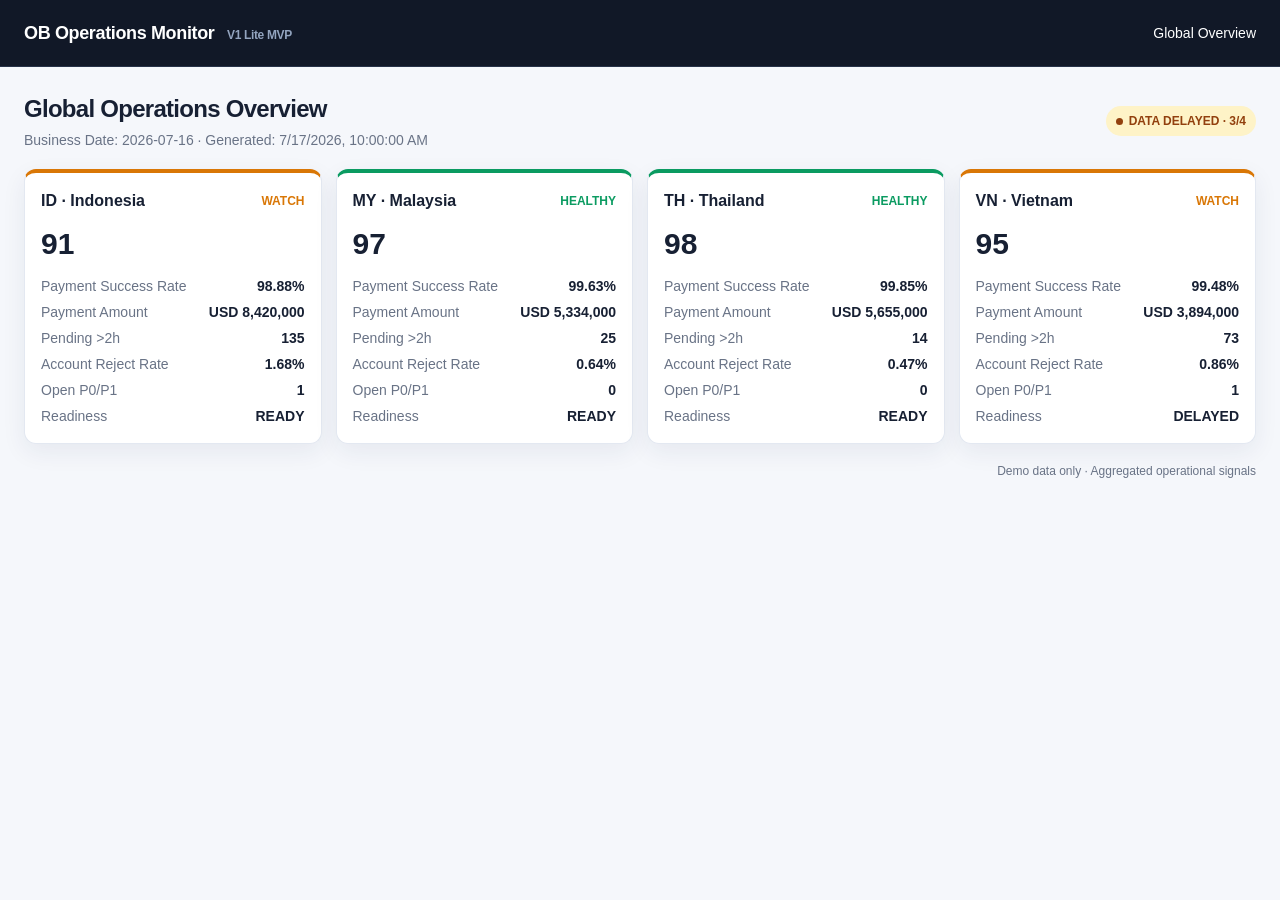
<file: prototype/index.html>
<!doctype html>
<html lang="en">
<head>
  <meta charset="utf-8">
  <meta name="viewport" content="width=device-width, initial-scale=1">
  <title>Global Overview · OB Operations Monitor</title>
  <link rel="stylesheet" href="assets/styles.css">
  <script src="assets/global.js" defer></script>
</head>
<body>
  <header>
    <div class="nav">
      <div class="brand">OB Operations Monitor <small>V1 Lite MVP</small></div>
      <span>Global Overview</span>
    </div>
  </header>

  <main>
    <section class="statusbar" aria-labelledby="pageTitle">
      <div>
        <h1 id="pageTitle">Global Operations Overview</h1>
        <p class="subtitle" id="reportMetadata">T+1 regional payment and bank-account health</p>
      </div>
      <span class="badge" id="readinessSummary" role="status" aria-live="polite"><span class="dot"></span>LOADING DATA</span>
    </section>

    <p id="loadingState" role="status">Loading regional operations data…</p>
    <p id="errorState" class="panel panel-body down" role="alert" hidden>
      Regional data could not be loaded. Refresh the page to try again.
    </p>

    <nav aria-label="Region dashboards">
      <div class="regions" id="regionCards" aria-busy="true">
        <a class="card region" href="regions/id.html" aria-label="View Indonesia (ID) operations dashboard">
          <div class="region-head"><span class="region-name">ID</span><span class="health">LOADING</span></div>
          <div class="score">—</div>
          <div class="metric-line"><span>Payment Success Rate</span><strong>—</strong></div>
          <div class="metric-line"><span>Payment Amount</span><strong>—</strong></div>
          <div class="metric-line"><span>Pending >2h</span><strong>—</strong></div>
          <div class="metric-line"><span>Account Reject Rate</span><strong>—</strong></div>
          <div class="metric-line"><span>Open P0/P1</span><strong>—</strong></div>
          <div class="metric-line"><span>Readiness</span><strong>—</strong></div>
        </a>
        <a class="card region" href="regions/my.html" aria-label="View Malaysia (MY) operations dashboard">
          <div class="region-head"><span class="region-name">MY</span><span class="health">LOADING</span></div>
          <div class="score">—</div>
          <div class="metric-line"><span>Payment Success Rate</span><strong>—</strong></div>
          <div class="metric-line"><span>Payment Amount</span><strong>—</strong></div>
          <div class="metric-line"><span>Pending >2h</span><strong>—</strong></div>
          <div class="metric-line"><span>Account Reject Rate</span><strong>—</strong></div>
          <div class="metric-line"><span>Open P0/P1</span><strong>—</strong></div>
          <div class="metric-line"><span>Readiness</span><strong>—</strong></div>
        </a>
        <a class="card region" href="regions/th.html" aria-label="View Thailand (TH) operations dashboard">
          <div class="region-head"><span class="region-name">TH</span><span class="health">LOADING</span></div>
          <div class="score">—</div>
          <div class="metric-line"><span>Payment Success Rate</span><strong>—</strong></div>
          <div class="metric-line"><span>Payment Amount</span><strong>—</strong></div>
          <div class="metric-line"><span>Pending >2h</span><strong>—</strong></div>
          <div class="metric-line"><span>Account Reject Rate</span><strong>—</strong></div>
          <div class="metric-line"><span>Open P0/P1</span><strong>—</strong></div>
          <div class="metric-line"><span>Readiness</span><strong>—</strong></div>
        </a>
        <a class="card region" href="regions/vn.html" aria-label="View Vietnam (VN) operations dashboard">
          <div class="region-head"><span class="region-name">VN</span><span class="health">LOADING</span></div>
          <div class="score">—</div>
          <div class="metric-line"><span>Payment Success Rate</span><strong>—</strong></div>
          <div class="metric-line"><span>Payment Amount</span><strong>—</strong></div>
          <div class="metric-line"><span>Pending >2h</span><strong>—</strong></div>
          <div class="metric-line"><span>Account Reject Rate</span><strong>—</strong></div>
          <div class="metric-line"><span>Open P0/P1</span><strong>—</strong></div>
          <div class="metric-line"><span>Readiness</span><strong>—</strong></div>
        </a>
      </div>
    </nav>

    <p class="footnote">Demo data only · Aggregated operational signals</p>
  </main>
</body>
</html>
</file>
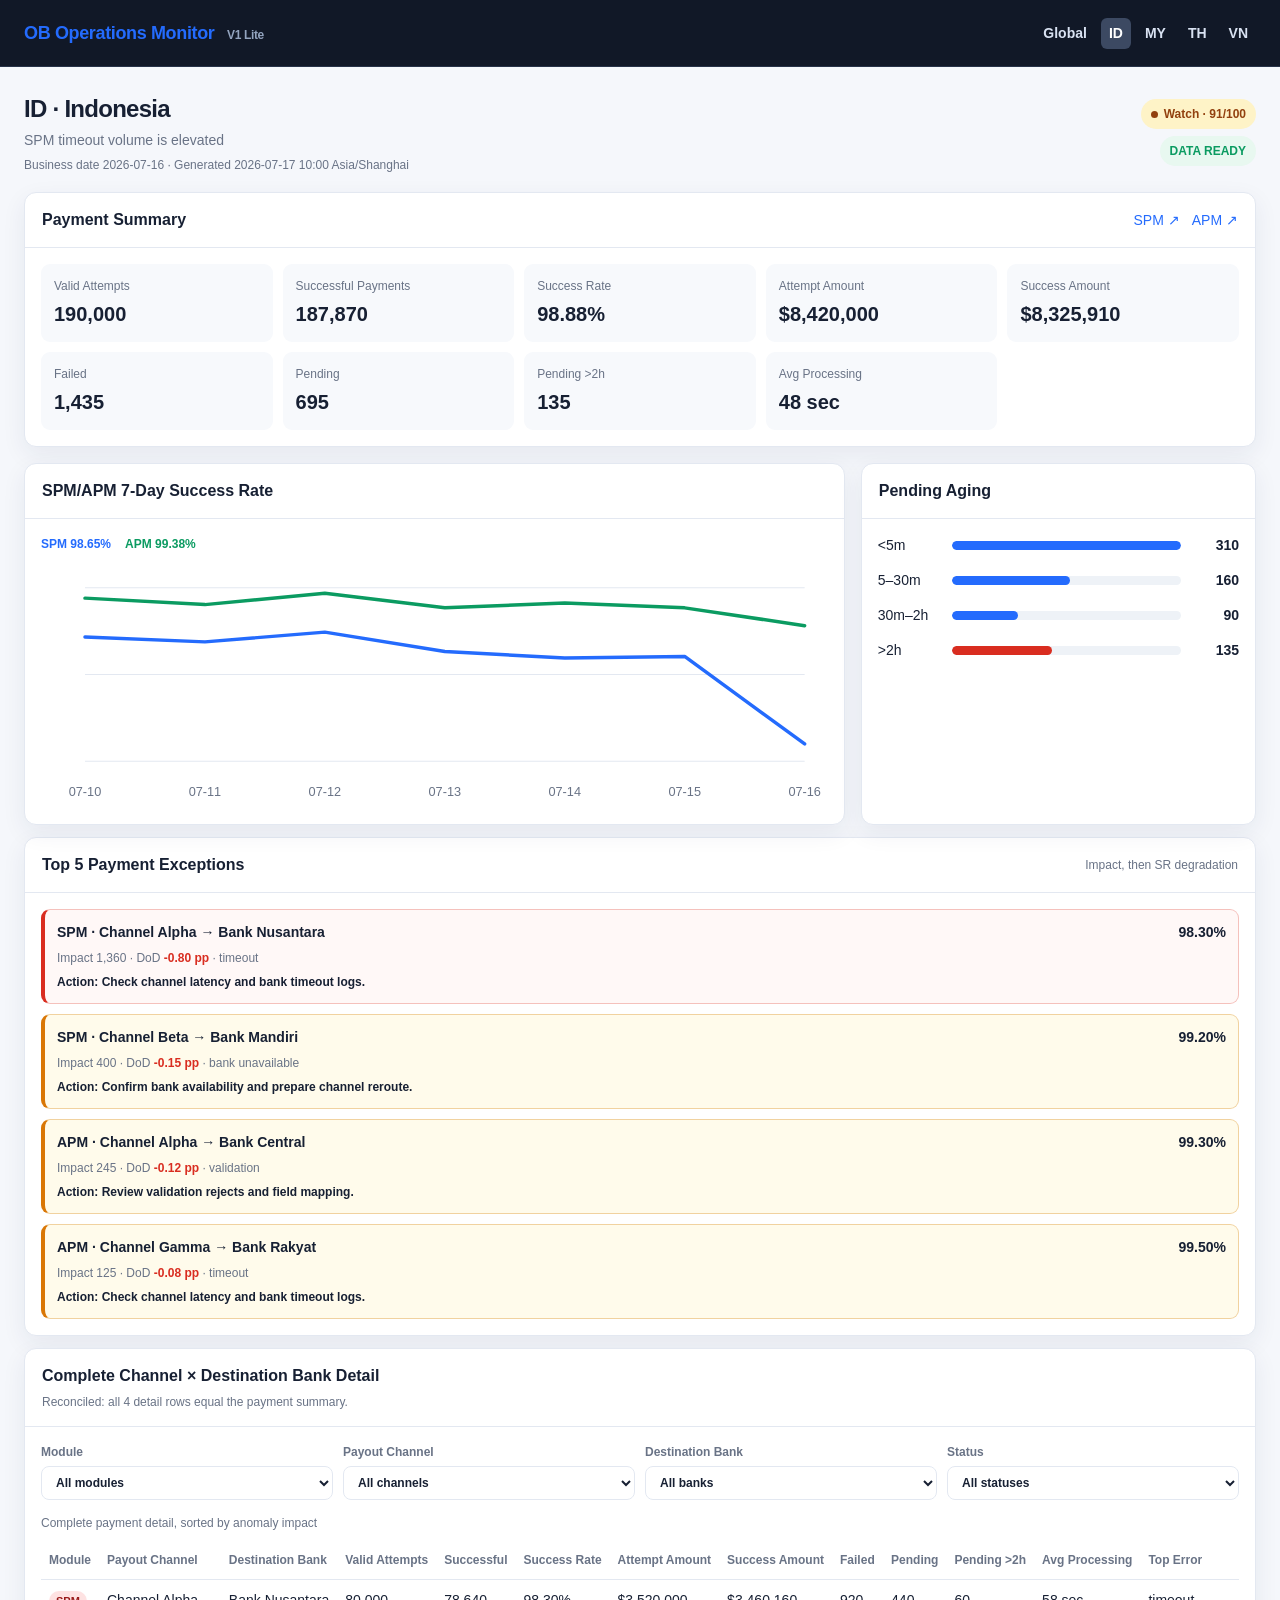
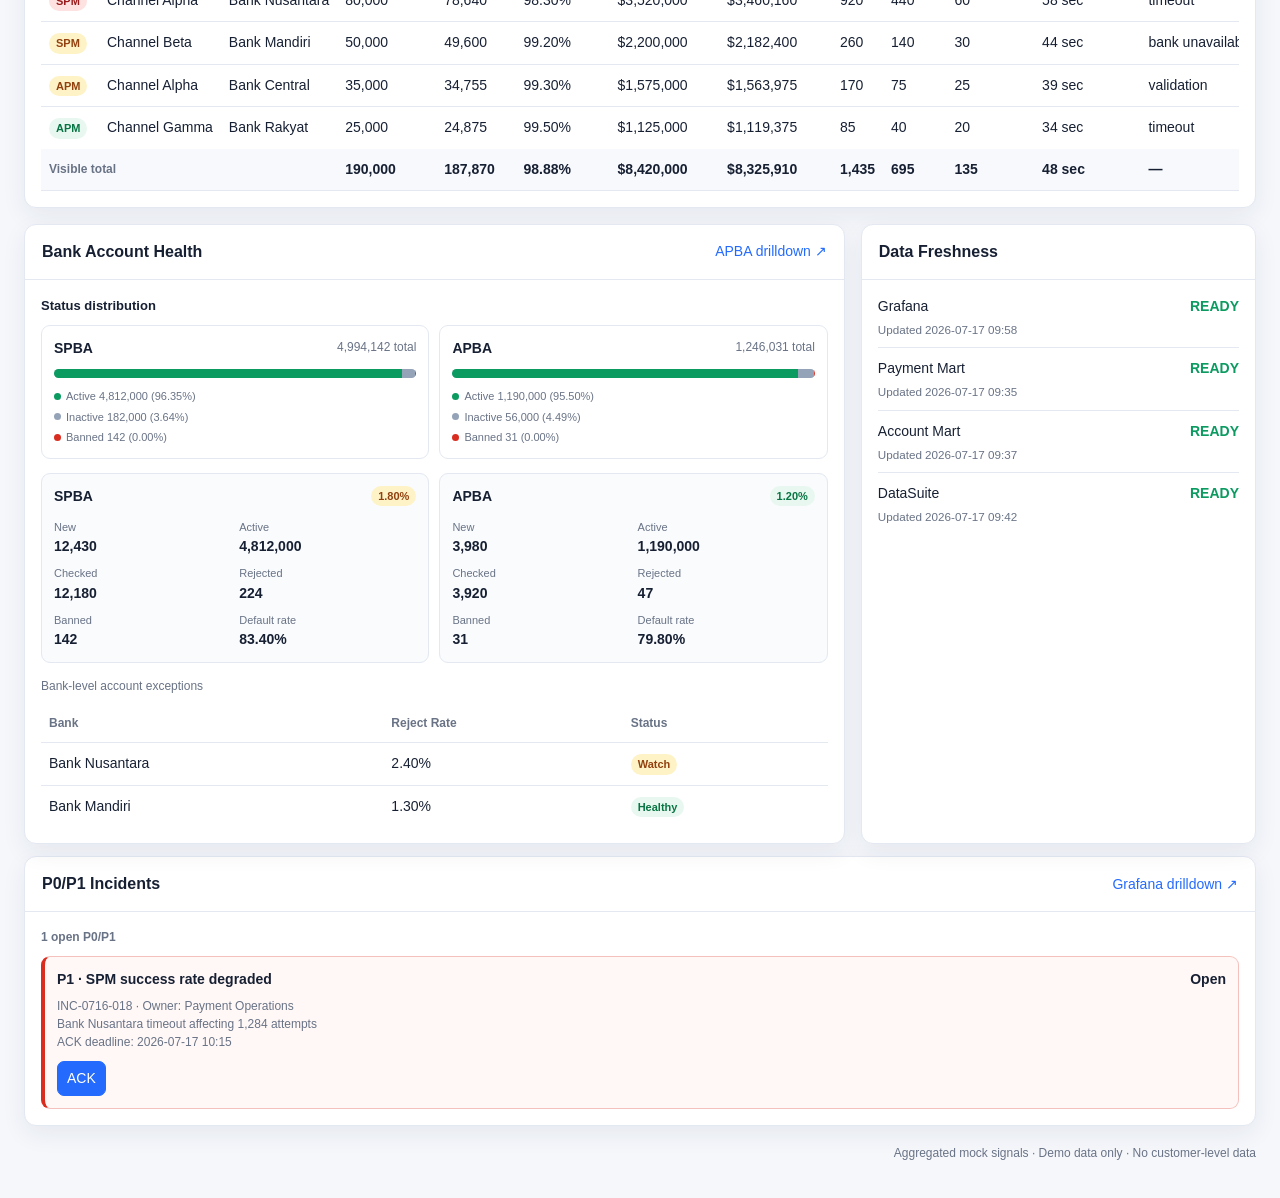
<file: prototype/regions/id.html>
<!doctype html>
<html lang="en">
<head>
  <meta charset="utf-8">
  <meta name="viewport" content="width=device-width, initial-scale=1">
  <title>ID · OB Operations Monitor</title>
  <link rel="stylesheet" href="../assets/styles.css">
  <script src="../assets/region.js" defer></script>
</head>
<body data-region="ID">
  <header><nav class="nav" aria-label="Region navigation"><a class="brand" href="../index.html">OB Operations Monitor <small>V1 Lite</small></a><div class="region-nav"><a href="../index.html">Global</a><a href="id.html" aria-current="page">ID</a><a href="my.html">MY</a><a href="th.html">TH</a><a href="vn.html">VN</a></div></nav></header>
  <main>
    <div class="statusbar"><div><h1 id="regionTitle">ID Dashboard</h1><p class="subtitle" id="regionSubtitle">Loading regional operations signals…</p><p class="report-meta" id="reportMetadata"></p></div><div class="status-stack"><span id="healthBadge" class="badge">Loading</span><span id="readinessBadge" class="badge" role="status" aria-live="polite">DATA LOADING</span></div></div>
    <p id="loadingState" class="notice" role="status">Loading dashboard data…</p><p id="errorState" class="notice error" role="alert" hidden></p>

    <section class="panel" aria-labelledby="paymentHeading"><div class="panel-head"><h2 id="paymentHeading">Payment Summary</h2><div class="drilldowns"><a href="https://datasuite.shopee.io/diana2/chat/122545" target="_blank" rel="noreferrer">SPM ↗</a><a href="https://datasuite.shopee.io/diana2/chat/122545" target="_blank" rel="noreferrer">APM ↗</a></div></div><div class="panel-body"><div id="paymentSummary" class="kpis region-kpis"></div></div></section>

    <div class="grid"><section class="panel" aria-labelledby="trendHeading"><div class="panel-head"><h2 id="trendHeading">SPM/APM 7-Day Success Rate</h2></div><div class="panel-body"><div id="trend" class="trend"></div></div></section><section class="panel" aria-labelledby="agingHeading"><div class="panel-head"><h2 id="agingHeading">Pending Aging</h2></div><div class="panel-body"><div id="pendingAging" class="aging"></div></div></section></div>

    <section class="panel space-top" aria-labelledby="exceptionsHeading"><div class="panel-head"><h2 id="exceptionsHeading">Top 5 Payment Exceptions</h2><span class="muted">Impact, then SR degradation</span></div><div class="panel-body"><div id="exceptions" class="exceptions"></div></div></section>

    <section class="panel space-top" aria-labelledby="detailHeading"><div class="panel-head"><div><h2 id="detailHeading">Complete Channel × Destination Bank Detail</h2><p id="reconciliation" class="reconciliation" role="status" aria-live="polite"></p></div></div><div class="panel-body"><div class="filters" role="group" aria-label="Payment detail filters"><label class="filter">Module<select id="moduleFilter" disabled><option value="all">All modules</option></select></label><label class="filter">Payout Channel<select id="channelFilter" disabled><option value="all">All channels</option></select></label><label class="filter">Destination Bank<select id="bankFilter" disabled><option value="all">All banks</option></select></label><label class="filter">Status<select id="statusFilter" disabled><option value="all">All statuses</option><option value="healthy">Healthy</option><option value="watch">Watch</option><option value="critical">Critical</option></select></label></div><div class="table-wrap" id="paymentDetails" tabindex="0" aria-label="Scrollable complete payment detail table"><table><caption>Complete payment detail, sorted by anomaly impact</caption><thead><tr><th scope="col">Module</th><th scope="col">Payout Channel</th><th scope="col">Destination Bank</th><th scope="col">Valid Attempts</th><th scope="col">Successful</th><th scope="col">Success Rate</th><th scope="col">Attempt Amount</th><th scope="col">Success Amount</th><th scope="col">Failed</th><th scope="col">Pending</th><th scope="col">Pending &gt;2h</th><th scope="col">Avg Processing</th><th scope="col">Top Error</th><th scope="col">DoD SR Change</th></tr></thead><tbody id="paymentDetailsBody"></tbody><tfoot id="paymentDetailsTotals"></tfoot></table></div></div></section>

    <div class="grid"><section class="panel" aria-labelledby="accountHeading"><div class="panel-head"><h2 id="accountHeading">Bank Account Health</h2><a href="https://datasuite.shopee.io/diana2/chat/122545" target="_blank" rel="noreferrer">APBA drilldown ↗</a></div><div class="panel-body" id="accountHealth"></div></section><section class="panel" aria-labelledby="freshnessHeading"><div class="panel-head"><h2 id="freshnessHeading">Data Freshness</h2></div><div class="panel-body"><div id="freshness" class="freshness"></div></div></section></div>

    <section class="panel space-top" aria-labelledby="incidentHeading"><div class="panel-head"><h2 id="incidentHeading">P0/P1 Incidents</h2><a href="https://grafana.shopee.io/dashboards/f/jWl_-i3Sk/spm-outbound" target="_blank" rel="noreferrer">Grafana drilldown ↗</a></div><div class="panel-body" id="incidents"></div></section>
    <p class="footnote">Aggregated mock signals · Demo data only · No customer-level data</p>
  </main>
</body>
</html>
</file>
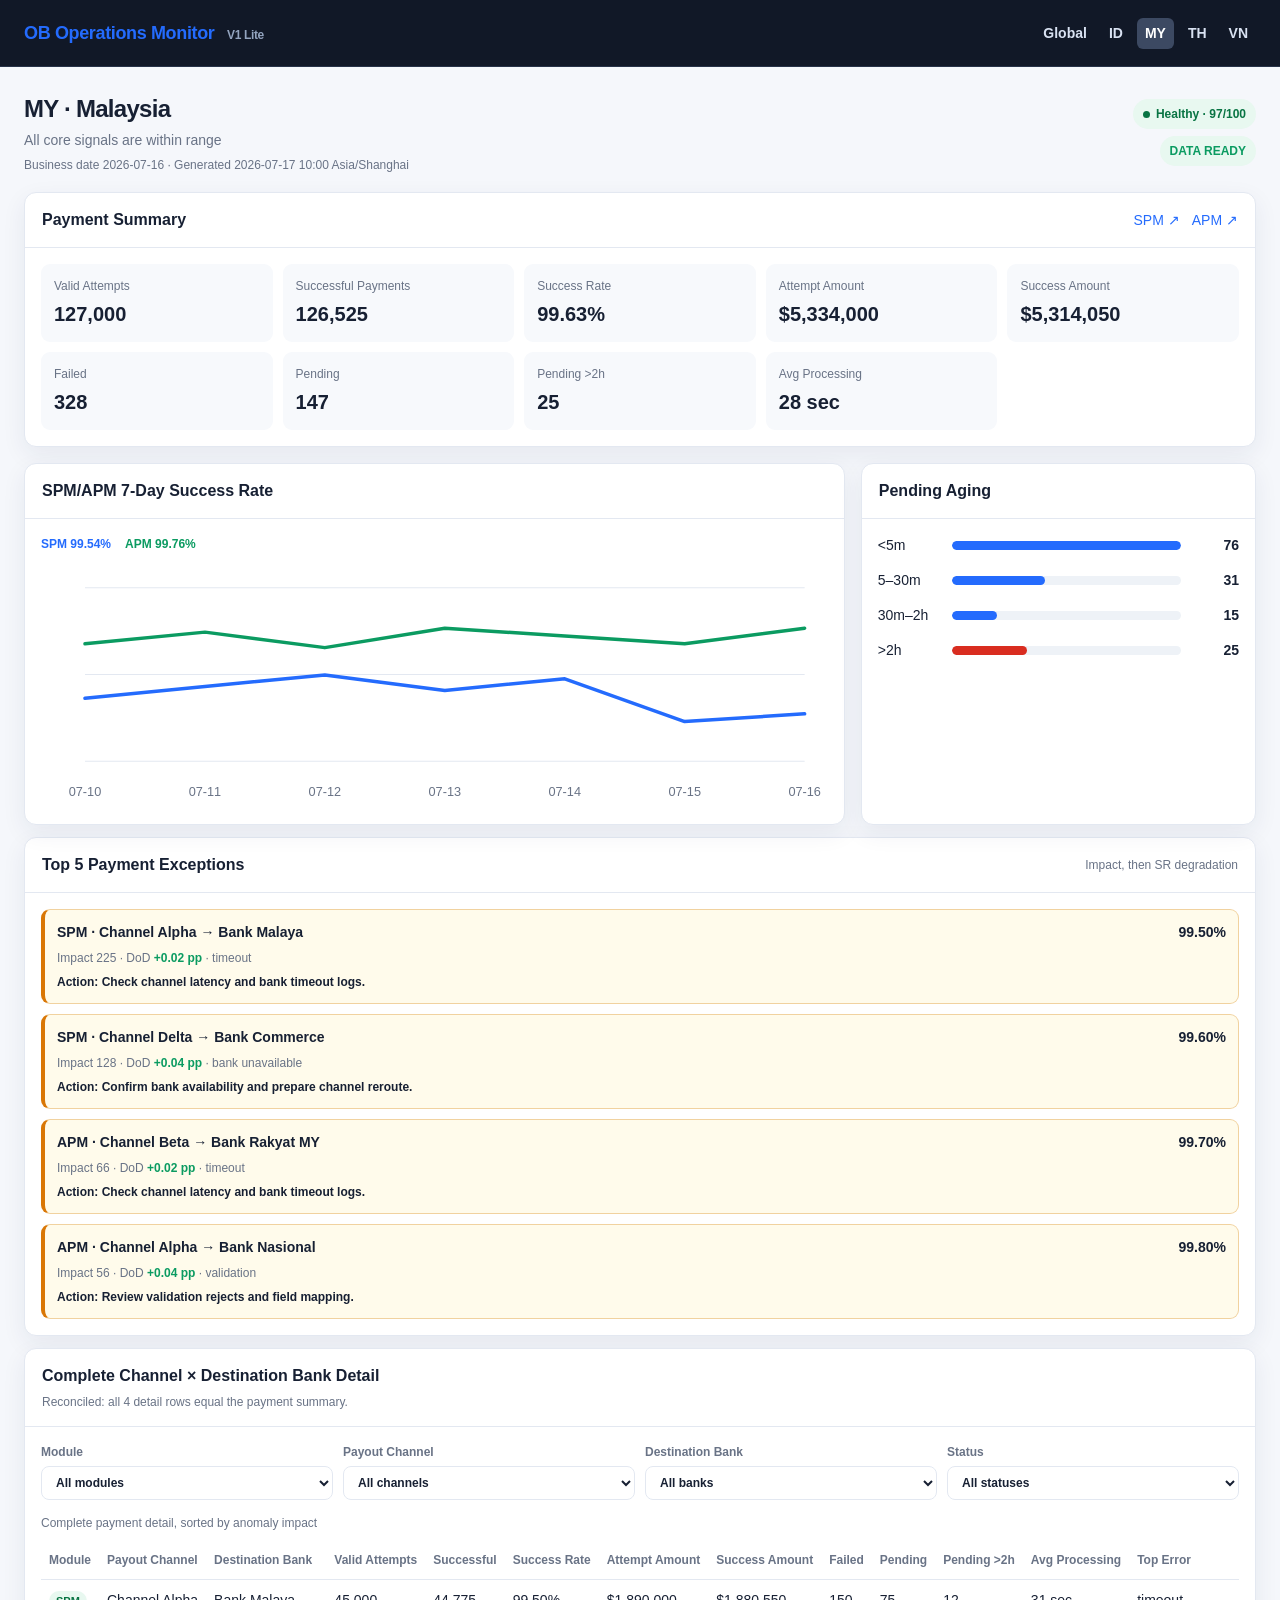
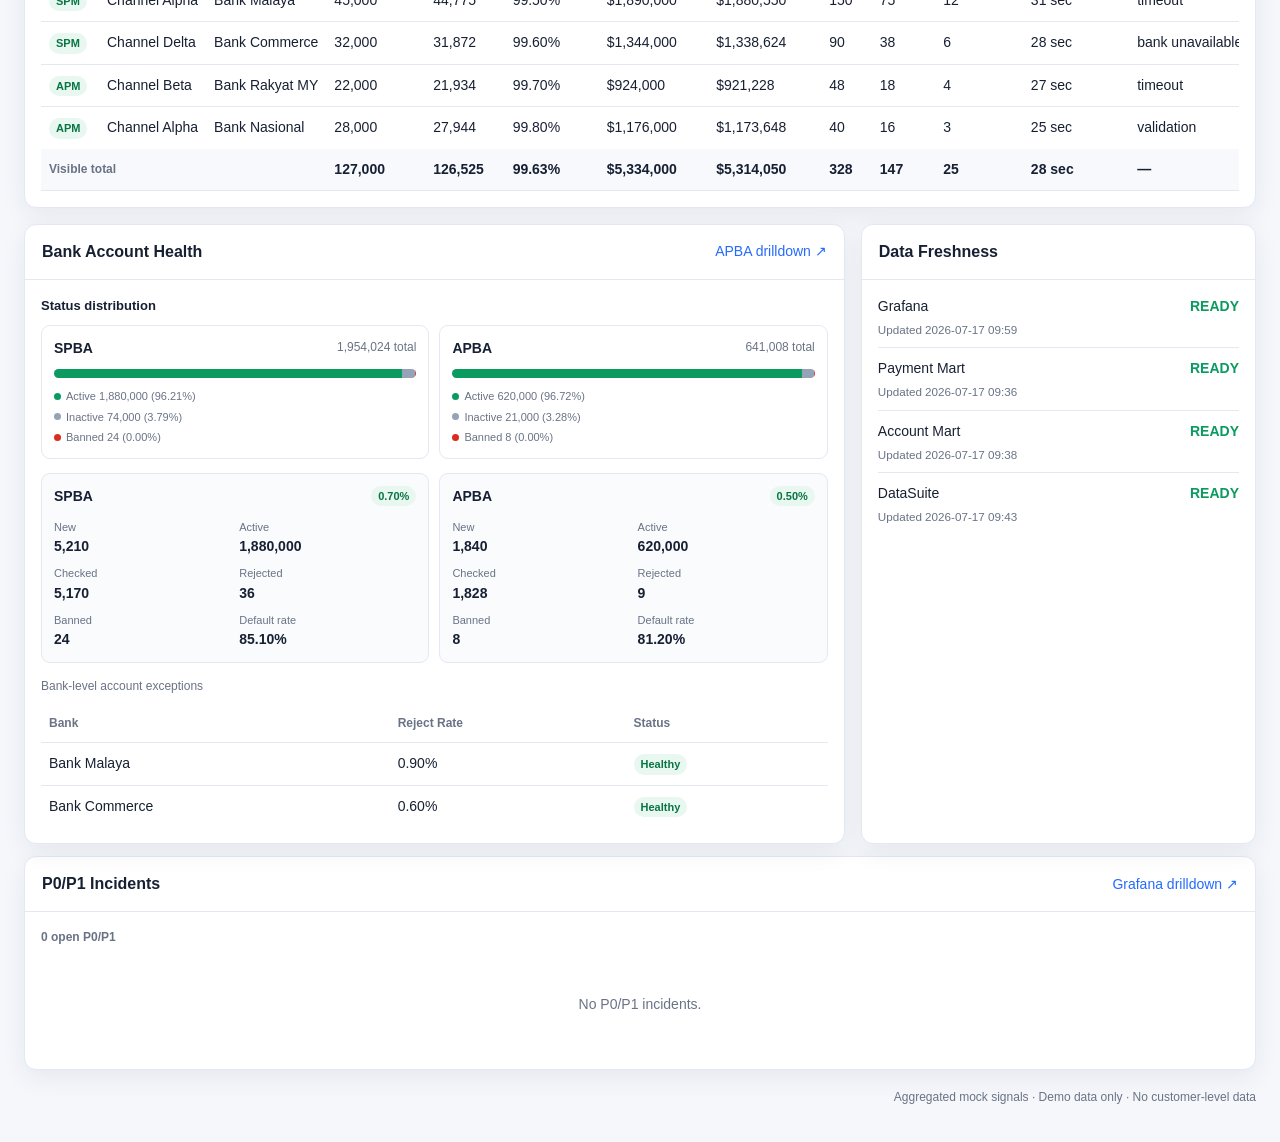
<file: prototype/regions/my.html>
<!doctype html>
<html lang="en">
<head>
  <meta charset="utf-8">
  <meta name="viewport" content="width=device-width, initial-scale=1">
  <title>MY · OB Operations Monitor</title>
  <link rel="stylesheet" href="../assets/styles.css">
  <script src="../assets/region.js" defer></script>
</head>
<body data-region="MY">
  <header><nav class="nav" aria-label="Region navigation"><a class="brand" href="../index.html">OB Operations Monitor <small>V1 Lite</small></a><div class="region-nav"><a href="../index.html">Global</a><a href="id.html">ID</a><a href="my.html" aria-current="page">MY</a><a href="th.html">TH</a><a href="vn.html">VN</a></div></nav></header>
  <main>
    <div class="statusbar"><div><h1 id="regionTitle">MY Dashboard</h1><p class="subtitle" id="regionSubtitle">Loading regional operations signals…</p><p class="report-meta" id="reportMetadata"></p></div><div class="status-stack"><span id="healthBadge" class="badge">Loading</span><span id="readinessBadge" class="badge" role="status" aria-live="polite">DATA LOADING</span></div></div>
    <p id="loadingState" class="notice" role="status">Loading dashboard data…</p><p id="errorState" class="notice error" role="alert" hidden></p>

    <section class="panel" aria-labelledby="paymentHeading"><div class="panel-head"><h2 id="paymentHeading">Payment Summary</h2><div class="drilldowns"><a href="https://datasuite.shopee.io/diana2/chat/122545" target="_blank" rel="noreferrer">SPM ↗</a><a href="https://datasuite.shopee.io/diana2/chat/122545" target="_blank" rel="noreferrer">APM ↗</a></div></div><div class="panel-body"><div id="paymentSummary" class="kpis region-kpis"></div></div></section>

    <div class="grid"><section class="panel" aria-labelledby="trendHeading"><div class="panel-head"><h2 id="trendHeading">SPM/APM 7-Day Success Rate</h2></div><div class="panel-body"><div id="trend" class="trend"></div></div></section><section class="panel" aria-labelledby="agingHeading"><div class="panel-head"><h2 id="agingHeading">Pending Aging</h2></div><div class="panel-body"><div id="pendingAging" class="aging"></div></div></section></div>

    <section class="panel space-top" aria-labelledby="exceptionsHeading"><div class="panel-head"><h2 id="exceptionsHeading">Top 5 Payment Exceptions</h2><span class="muted">Impact, then SR degradation</span></div><div class="panel-body"><div id="exceptions" class="exceptions"></div></div></section>

    <section class="panel space-top" aria-labelledby="detailHeading"><div class="panel-head"><div><h2 id="detailHeading">Complete Channel × Destination Bank Detail</h2><p id="reconciliation" class="reconciliation" role="status" aria-live="polite"></p></div></div><div class="panel-body"><div class="filters" role="group" aria-label="Payment detail filters"><label class="filter">Module<select id="moduleFilter" disabled><option value="all">All modules</option></select></label><label class="filter">Payout Channel<select id="channelFilter" disabled><option value="all">All channels</option></select></label><label class="filter">Destination Bank<select id="bankFilter" disabled><option value="all">All banks</option></select></label><label class="filter">Status<select id="statusFilter" disabled><option value="all">All statuses</option><option value="healthy">Healthy</option><option value="watch">Watch</option><option value="critical">Critical</option></select></label></div><div class="table-wrap" id="paymentDetails" tabindex="0" aria-label="Scrollable complete payment detail table"><table><caption>Complete payment detail, sorted by anomaly impact</caption><thead><tr><th scope="col">Module</th><th scope="col">Payout Channel</th><th scope="col">Destination Bank</th><th scope="col">Valid Attempts</th><th scope="col">Successful</th><th scope="col">Success Rate</th><th scope="col">Attempt Amount</th><th scope="col">Success Amount</th><th scope="col">Failed</th><th scope="col">Pending</th><th scope="col">Pending &gt;2h</th><th scope="col">Avg Processing</th><th scope="col">Top Error</th><th scope="col">DoD SR Change</th></tr></thead><tbody id="paymentDetailsBody"></tbody><tfoot id="paymentDetailsTotals"></tfoot></table></div></div></section>

    <div class="grid"><section class="panel" aria-labelledby="accountHeading"><div class="panel-head"><h2 id="accountHeading">Bank Account Health</h2><a href="https://datasuite.shopee.io/diana2/chat/122545" target="_blank" rel="noreferrer">APBA drilldown ↗</a></div><div class="panel-body" id="accountHealth"></div></section><section class="panel" aria-labelledby="freshnessHeading"><div class="panel-head"><h2 id="freshnessHeading">Data Freshness</h2></div><div class="panel-body"><div id="freshness" class="freshness"></div></div></section></div>

    <section class="panel space-top" aria-labelledby="incidentHeading"><div class="panel-head"><h2 id="incidentHeading">P0/P1 Incidents</h2><a href="https://grafana.shopee.io/dashboards/f/jWl_-i3Sk/spm-outbound" target="_blank" rel="noreferrer">Grafana drilldown ↗</a></div><div class="panel-body" id="incidents"></div></section>
    <p class="footnote">Aggregated mock signals · Demo data only · No customer-level data</p>
  </main>
</body>
</html>
</file>
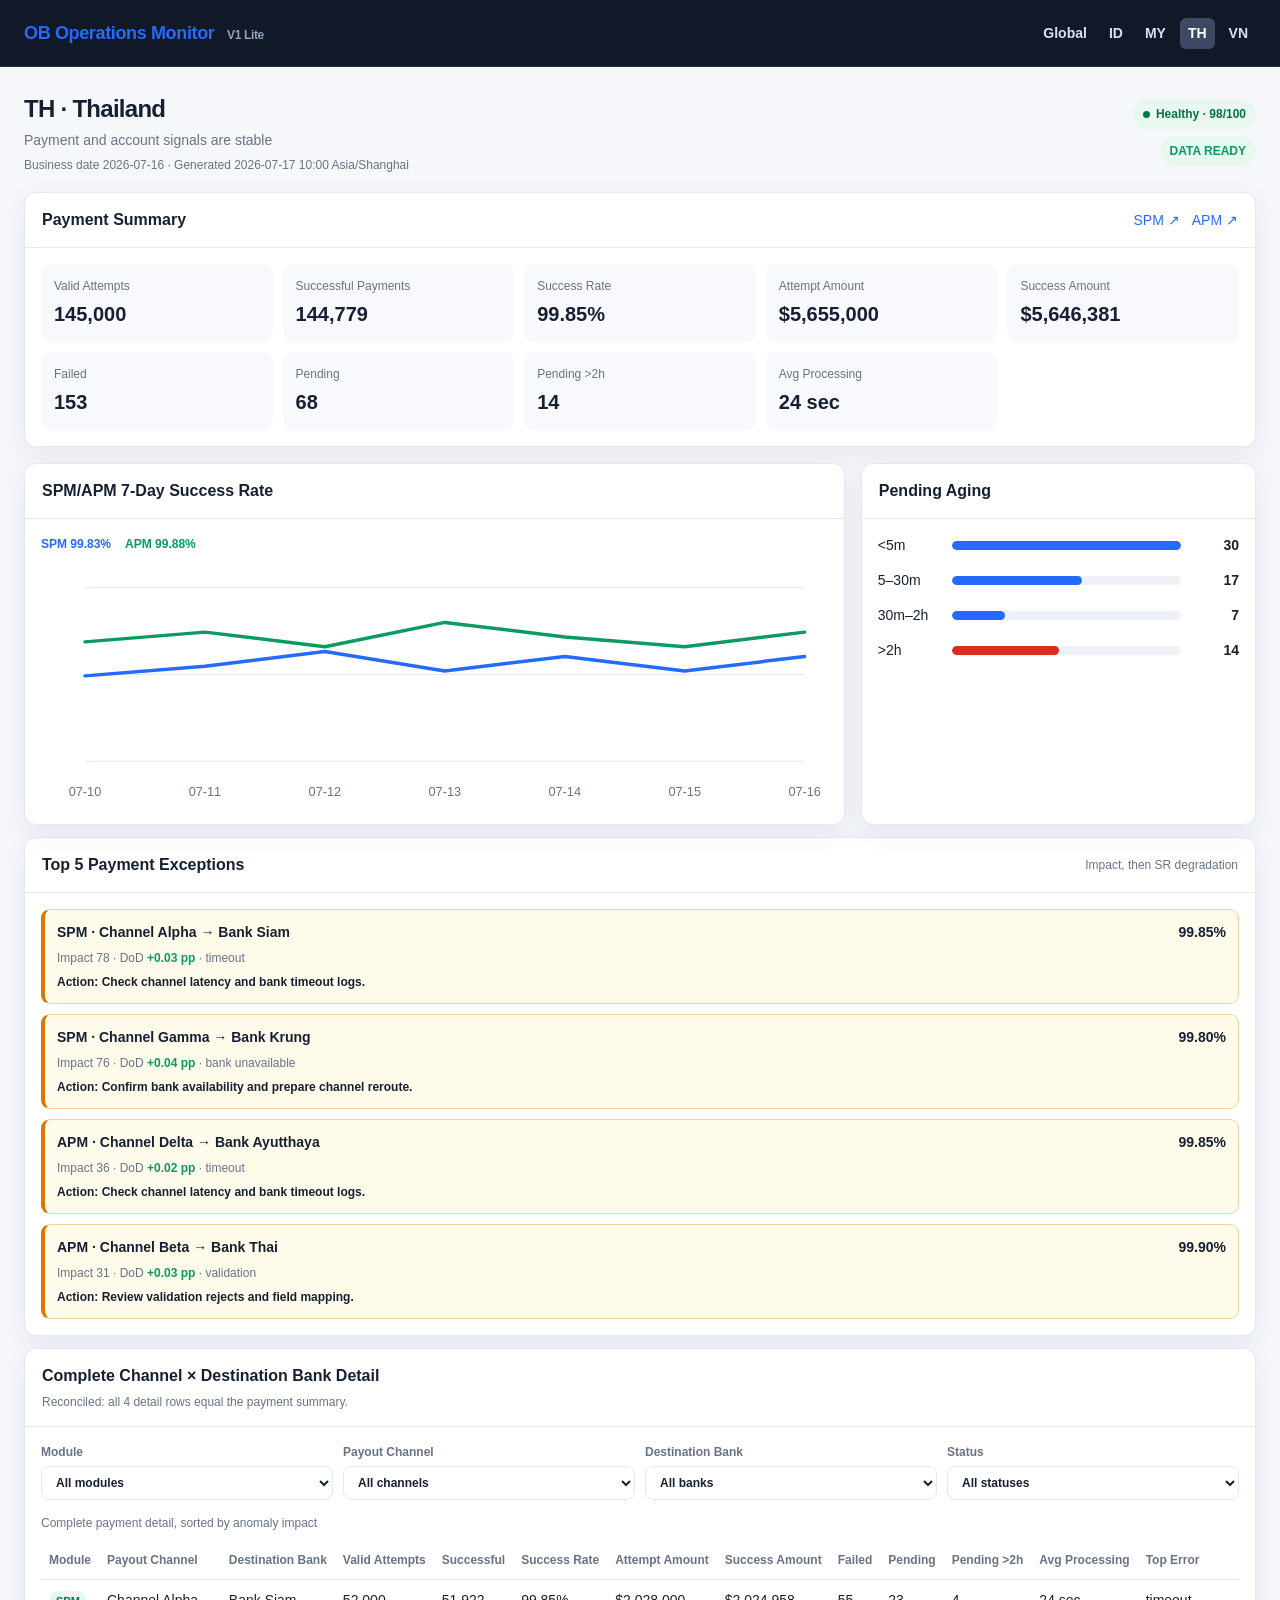
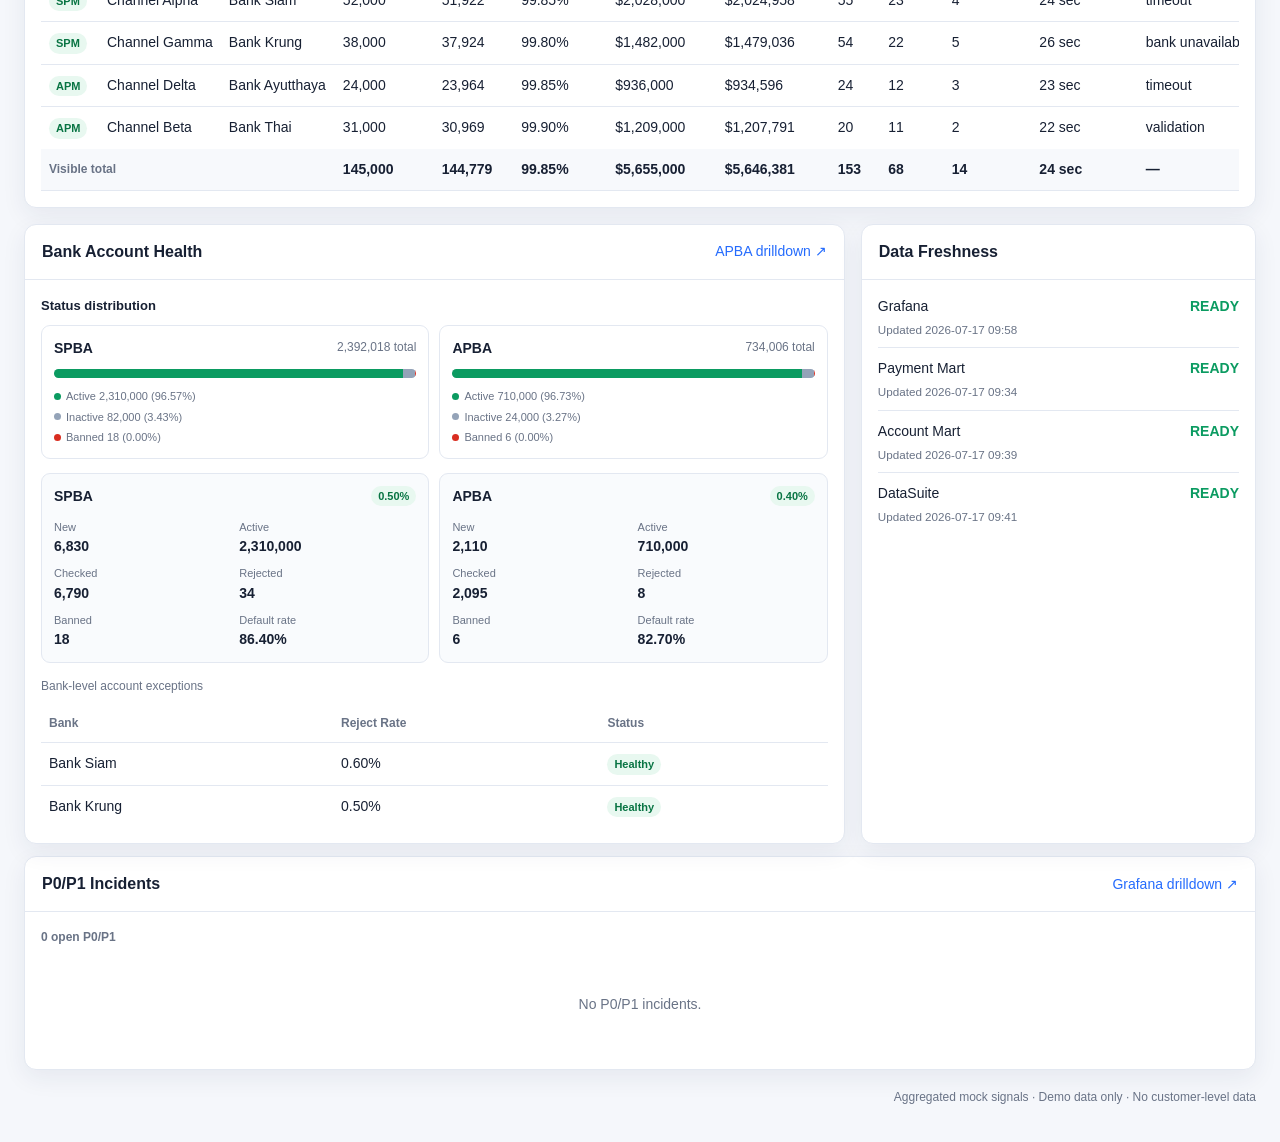
<file: prototype/regions/th.html>
<!doctype html>
<html lang="en">
<head>
  <meta charset="utf-8">
  <meta name="viewport" content="width=device-width, initial-scale=1">
  <title>TH · OB Operations Monitor</title>
  <link rel="stylesheet" href="../assets/styles.css">
  <script src="../assets/region.js" defer></script>
</head>
<body data-region="TH">
  <header><nav class="nav" aria-label="Region navigation"><a class="brand" href="../index.html">OB Operations Monitor <small>V1 Lite</small></a><div class="region-nav"><a href="../index.html">Global</a><a href="id.html">ID</a><a href="my.html">MY</a><a href="th.html" aria-current="page">TH</a><a href="vn.html">VN</a></div></nav></header>
  <main>
    <div class="statusbar"><div><h1 id="regionTitle">TH Dashboard</h1><p class="subtitle" id="regionSubtitle">Loading regional operations signals…</p><p class="report-meta" id="reportMetadata"></p></div><div class="status-stack"><span id="healthBadge" class="badge">Loading</span><span id="readinessBadge" class="badge" role="status" aria-live="polite">DATA LOADING</span></div></div>
    <p id="loadingState" class="notice" role="status">Loading dashboard data…</p><p id="errorState" class="notice error" role="alert" hidden></p>

    <section class="panel" aria-labelledby="paymentHeading"><div class="panel-head"><h2 id="paymentHeading">Payment Summary</h2><div class="drilldowns"><a href="https://datasuite.shopee.io/diana2/chat/122545" target="_blank" rel="noreferrer">SPM ↗</a><a href="https://datasuite.shopee.io/diana2/chat/122545" target="_blank" rel="noreferrer">APM ↗</a></div></div><div class="panel-body"><div id="paymentSummary" class="kpis region-kpis"></div></div></section>

    <div class="grid"><section class="panel" aria-labelledby="trendHeading"><div class="panel-head"><h2 id="trendHeading">SPM/APM 7-Day Success Rate</h2></div><div class="panel-body"><div id="trend" class="trend"></div></div></section><section class="panel" aria-labelledby="agingHeading"><div class="panel-head"><h2 id="agingHeading">Pending Aging</h2></div><div class="panel-body"><div id="pendingAging" class="aging"></div></div></section></div>

    <section class="panel space-top" aria-labelledby="exceptionsHeading"><div class="panel-head"><h2 id="exceptionsHeading">Top 5 Payment Exceptions</h2><span class="muted">Impact, then SR degradation</span></div><div class="panel-body"><div id="exceptions" class="exceptions"></div></div></section>

    <section class="panel space-top" aria-labelledby="detailHeading"><div class="panel-head"><div><h2 id="detailHeading">Complete Channel × Destination Bank Detail</h2><p id="reconciliation" class="reconciliation" role="status" aria-live="polite"></p></div></div><div class="panel-body"><div class="filters" role="group" aria-label="Payment detail filters"><label class="filter">Module<select id="moduleFilter" disabled><option value="all">All modules</option></select></label><label class="filter">Payout Channel<select id="channelFilter" disabled><option value="all">All channels</option></select></label><label class="filter">Destination Bank<select id="bankFilter" disabled><option value="all">All banks</option></select></label><label class="filter">Status<select id="statusFilter" disabled><option value="all">All statuses</option><option value="healthy">Healthy</option><option value="watch">Watch</option><option value="critical">Critical</option></select></label></div><div class="table-wrap" id="paymentDetails" tabindex="0" aria-label="Scrollable complete payment detail table"><table><caption>Complete payment detail, sorted by anomaly impact</caption><thead><tr><th scope="col">Module</th><th scope="col">Payout Channel</th><th scope="col">Destination Bank</th><th scope="col">Valid Attempts</th><th scope="col">Successful</th><th scope="col">Success Rate</th><th scope="col">Attempt Amount</th><th scope="col">Success Amount</th><th scope="col">Failed</th><th scope="col">Pending</th><th scope="col">Pending &gt;2h</th><th scope="col">Avg Processing</th><th scope="col">Top Error</th><th scope="col">DoD SR Change</th></tr></thead><tbody id="paymentDetailsBody"></tbody><tfoot id="paymentDetailsTotals"></tfoot></table></div></div></section>

    <div class="grid"><section class="panel" aria-labelledby="accountHeading"><div class="panel-head"><h2 id="accountHeading">Bank Account Health</h2><a href="https://datasuite.shopee.io/diana2/chat/122545" target="_blank" rel="noreferrer">APBA drilldown ↗</a></div><div class="panel-body" id="accountHealth"></div></section><section class="panel" aria-labelledby="freshnessHeading"><div class="panel-head"><h2 id="freshnessHeading">Data Freshness</h2></div><div class="panel-body"><div id="freshness" class="freshness"></div></div></section></div>

    <section class="panel space-top" aria-labelledby="incidentHeading"><div class="panel-head"><h2 id="incidentHeading">P0/P1 Incidents</h2><a href="https://grafana.shopee.io/dashboards/f/jWl_-i3Sk/spm-outbound" target="_blank" rel="noreferrer">Grafana drilldown ↗</a></div><div class="panel-body" id="incidents"></div></section>
    <p class="footnote">Aggregated mock signals · Demo data only · No customer-level data</p>
  </main>
</body>
</html>
</file>
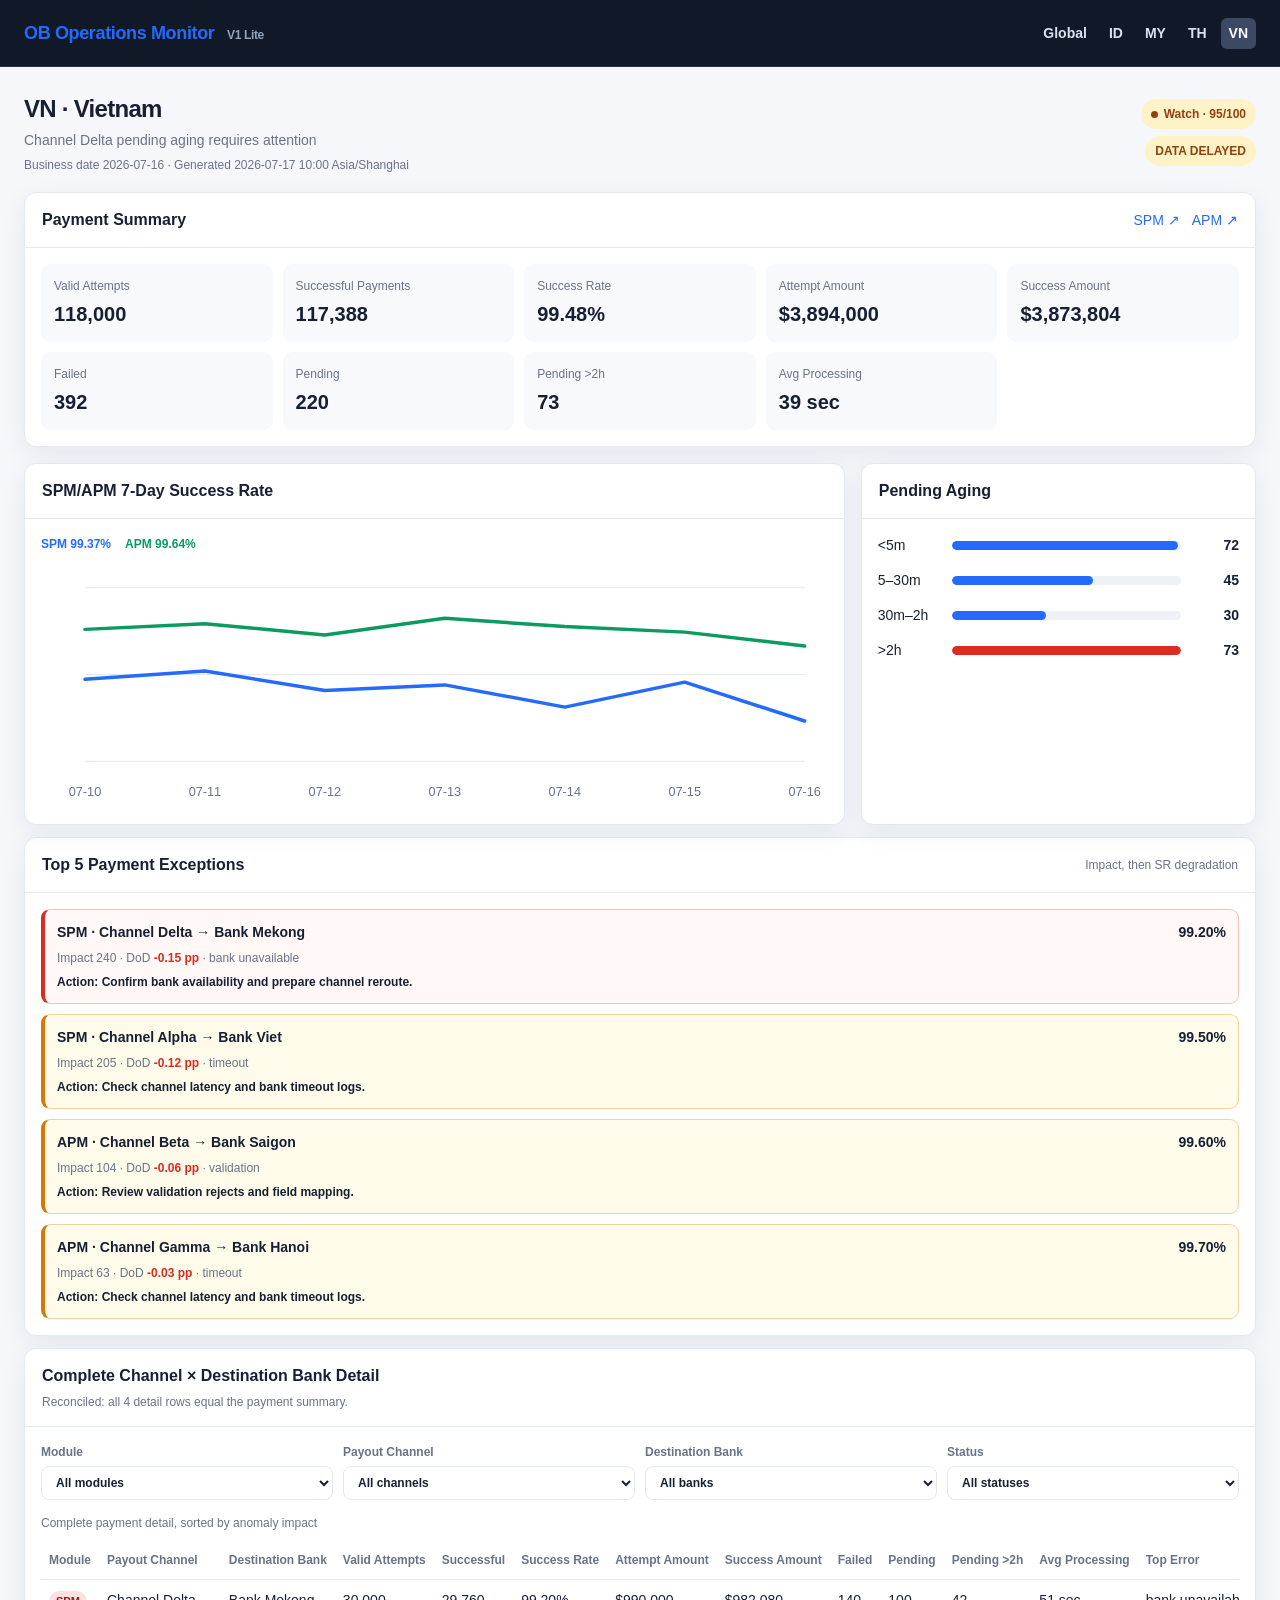
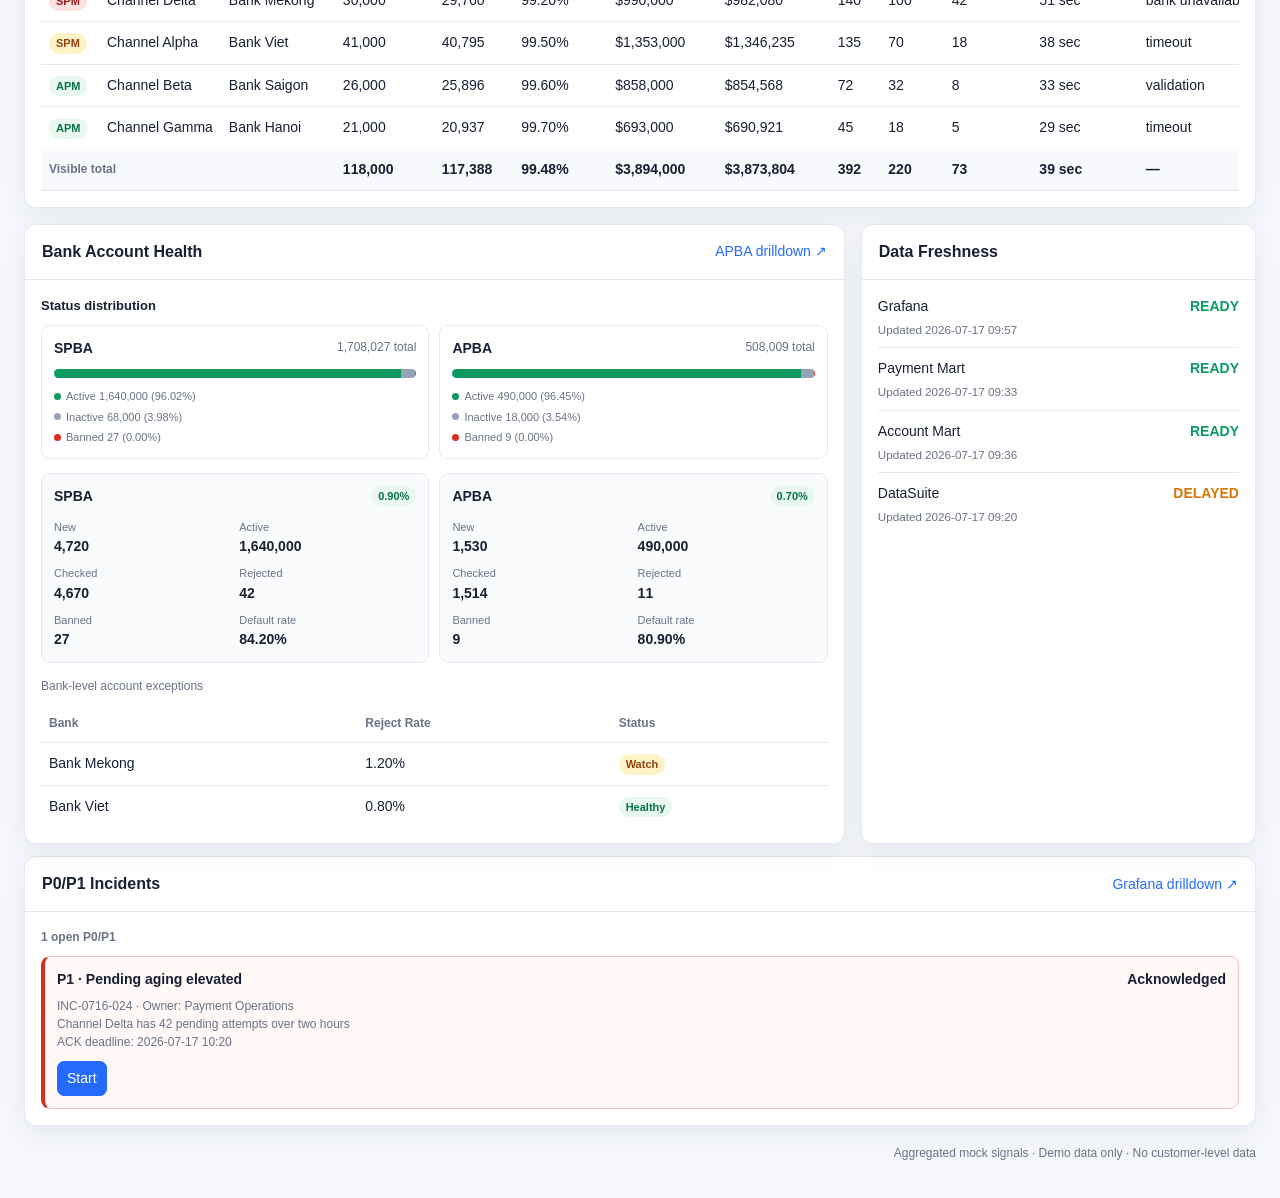
<file: prototype/regions/vn.html>
<!doctype html>
<html lang="en">
<head>
  <meta charset="utf-8">
  <meta name="viewport" content="width=device-width, initial-scale=1">
  <title>VN · OB Operations Monitor</title>
  <link rel="stylesheet" href="../assets/styles.css">
  <script src="../assets/region.js" defer></script>
</head>
<body data-region="VN">
  <header><nav class="nav" aria-label="Region navigation"><a class="brand" href="../index.html">OB Operations Monitor <small>V1 Lite</small></a><div class="region-nav"><a href="../index.html">Global</a><a href="id.html">ID</a><a href="my.html">MY</a><a href="th.html">TH</a><a href="vn.html" aria-current="page">VN</a></div></nav></header>
  <main>
    <div class="statusbar"><div><h1 id="regionTitle">VN Dashboard</h1><p class="subtitle" id="regionSubtitle">Loading regional operations signals…</p><p class="report-meta" id="reportMetadata"></p></div><div class="status-stack"><span id="healthBadge" class="badge">Loading</span><span id="readinessBadge" class="badge" role="status" aria-live="polite">DATA LOADING</span></div></div>
    <p id="loadingState" class="notice" role="status">Loading dashboard data…</p><p id="errorState" class="notice error" role="alert" hidden></p>

    <section class="panel" aria-labelledby="paymentHeading"><div class="panel-head"><h2 id="paymentHeading">Payment Summary</h2><div class="drilldowns"><a href="https://datasuite.shopee.io/diana2/chat/122545" target="_blank" rel="noreferrer">SPM ↗</a><a href="https://datasuite.shopee.io/diana2/chat/122545" target="_blank" rel="noreferrer">APM ↗</a></div></div><div class="panel-body"><div id="paymentSummary" class="kpis region-kpis"></div></div></section>

    <div class="grid"><section class="panel" aria-labelledby="trendHeading"><div class="panel-head"><h2 id="trendHeading">SPM/APM 7-Day Success Rate</h2></div><div class="panel-body"><div id="trend" class="trend"></div></div></section><section class="panel" aria-labelledby="agingHeading"><div class="panel-head"><h2 id="agingHeading">Pending Aging</h2></div><div class="panel-body"><div id="pendingAging" class="aging"></div></div></section></div>

    <section class="panel space-top" aria-labelledby="exceptionsHeading"><div class="panel-head"><h2 id="exceptionsHeading">Top 5 Payment Exceptions</h2><span class="muted">Impact, then SR degradation</span></div><div class="panel-body"><div id="exceptions" class="exceptions"></div></div></section>

    <section class="panel space-top" aria-labelledby="detailHeading"><div class="panel-head"><div><h2 id="detailHeading">Complete Channel × Destination Bank Detail</h2><p id="reconciliation" class="reconciliation" role="status" aria-live="polite"></p></div></div><div class="panel-body"><div class="filters" role="group" aria-label="Payment detail filters"><label class="filter">Module<select id="moduleFilter" disabled><option value="all">All modules</option></select></label><label class="filter">Payout Channel<select id="channelFilter" disabled><option value="all">All channels</option></select></label><label class="filter">Destination Bank<select id="bankFilter" disabled><option value="all">All banks</option></select></label><label class="filter">Status<select id="statusFilter" disabled><option value="all">All statuses</option><option value="healthy">Healthy</option><option value="watch">Watch</option><option value="critical">Critical</option></select></label></div><div class="table-wrap" id="paymentDetails" tabindex="0" aria-label="Scrollable complete payment detail table"><table><caption>Complete payment detail, sorted by anomaly impact</caption><thead><tr><th scope="col">Module</th><th scope="col">Payout Channel</th><th scope="col">Destination Bank</th><th scope="col">Valid Attempts</th><th scope="col">Successful</th><th scope="col">Success Rate</th><th scope="col">Attempt Amount</th><th scope="col">Success Amount</th><th scope="col">Failed</th><th scope="col">Pending</th><th scope="col">Pending &gt;2h</th><th scope="col">Avg Processing</th><th scope="col">Top Error</th><th scope="col">DoD SR Change</th></tr></thead><tbody id="paymentDetailsBody"></tbody><tfoot id="paymentDetailsTotals"></tfoot></table></div></div></section>

    <div class="grid"><section class="panel" aria-labelledby="accountHeading"><div class="panel-head"><h2 id="accountHeading">Bank Account Health</h2><a href="https://datasuite.shopee.io/diana2/chat/122545" target="_blank" rel="noreferrer">APBA drilldown ↗</a></div><div class="panel-body" id="accountHealth"></div></section><section class="panel" aria-labelledby="freshnessHeading"><div class="panel-head"><h2 id="freshnessHeading">Data Freshness</h2></div><div class="panel-body"><div id="freshness" class="freshness"></div></div></section></div>

    <section class="panel space-top" aria-labelledby="incidentHeading"><div class="panel-head"><h2 id="incidentHeading">P0/P1 Incidents</h2><a href="https://grafana.shopee.io/dashboards/f/jWl_-i3Sk/spm-outbound" target="_blank" rel="noreferrer">Grafana drilldown ↗</a></div><div class="panel-body" id="incidents"></div></section>
    <p class="footnote">Aggregated mock signals · Demo data only · No customer-level data</p>
  </main>
</body>
</html>
</file>
<file: prototype/assets/styles.css>
:root {
  --bg: #f5f7fb;
  --panel: #ffffff;
  --text: #172033;
  --muted: #697386;
  --line: #e3e8f1;
  --blue: #246bfd;
  --green: #0b9b61;
  --amber: #d97706;
  --red: #d92d20;
  --shadow: 0 8px 24px rgba(35, 48, 78, .07);
}

* { box-sizing: border-box; }

body {
  margin: 0;
  color: var(--text);
  background: var(--bg);
  font: 14px/1.5 Inter, ui-sans-serif, -apple-system, BlinkMacSystemFont, "Segoe UI", sans-serif;
}

a { color: var(--blue); text-decoration: none; }
button, select { font: inherit; }

a:focus-visible,
button:focus-visible,
select:focus-visible {
  outline: 3px solid rgba(36, 107, 253, .35);
  outline-offset: 2px;
}

header {
  color: white;
  background: #111827;
  border-bottom: 1px solid #273248;
}

.nav,
main { max-width: 1280px; margin: auto; }

.nav {
  min-height: 66px;
  padding: 14px 24px;
  display: flex;
  align-items: center;
  justify-content: space-between;
  gap: 16px;
}

.brand { font-size: 18px; font-weight: 800; letter-spacing: -.02em; }
.brand small { color: #93a4bf; font-size: 12px; font-weight: 600; margin-left: 8px; }
.controls { display: flex; align-items: center; gap: 10px; }

select {
  border: 1px solid #3c4962;
  border-radius: 8px;
  padding: 8px 28px 8px 10px;
  color: white;
  background: #1f2937;
}

main { padding: 24px; }

.statusbar {
  display: flex;
  justify-content: space-between;
  align-items: center;
  gap: 12px;
  margin-bottom: 18px;
}

h1 { margin: 0; font-size: 24px; letter-spacing: -.03em; }
.subtitle { margin: 3px 0 0; color: var(--muted); }

.badge {
  display: inline-flex;
  align-items: center;
  gap: 6px;
  border-radius: 999px;
  padding: 6px 10px;
  color: #087443;
  background: #e8f8f0;
  font-size: 12px;
  font-weight: 800;
}
.badge.watch,
.badge.delayed { color: #92400e; background: #fef3c7; }
.badge.critical { color: #991b1b; background: #fee2e2; }
.badge.unknown { color: #475569; background: #e2e8f0; }

.dot { width: 7px; height: 7px; border-radius: 50%; background: currentColor; }
.sr-only { position: absolute; width: 1px; height: 1px; padding: 0; margin: -1px; overflow: hidden; clip: rect(0, 0, 0, 0); white-space: nowrap; border: 0; }
.space-top { margin-top: 12px; }
.muted,
.report-meta,
.reconciliation { color: var(--muted); font-size: 12px; }
.report-meta,
.reconciliation { margin: 5px 0 0; }
.status-stack { display: flex; align-items: flex-end; flex-direction: column; gap: 7px; }
.region-nav { display: flex; align-items: center; gap: 6px; flex-wrap: wrap; }
.region-nav a { color: #d9e2f2; border-radius: 6px; padding: 5px 8px; font-weight: 700; }
.region-nav a:hover { color: white; background: #273248; }
.region-nav a[aria-current="page"] { color: white; background: #3c4962; }
.notice { padding: 14px; border: 1px solid var(--line); border-radius: 9px; background: white; }
.notice.error { color: #991b1b; border-color: #f5c1bc; background: #fff8f7; }
.drilldowns { display: flex; gap: 12px; }

.regions { display: grid; grid-template-columns: repeat(4, minmax(0, 1fr)); gap: 14px; }
.card,
.panel {
  background: var(--panel);
  border: 1px solid var(--line);
  border-radius: 12px;
  box-shadow: var(--shadow);
}

.region { display: block; padding: 16px; border-top: 4px solid var(--green); color: inherit; }
.region:hover { border-color: #cbd5e1; border-top-color: var(--green); box-shadow: 0 10px 28px rgba(35, 48, 78, .12); }
.region.watch { border-top-color: var(--amber); }
.region.danger,
.region.critical { border-top-color: var(--red); }
.region-head { display: flex; justify-content: space-between; align-items: center; }
.region-name { font-size: 16px; font-weight: 850; }
.health { font-size: 12px; font-weight: 800; color: var(--green); }
.watch .health { color: var(--amber); }
.danger .health,
.critical .health { color: var(--red); }
.score { margin: 8px 0 10px; font-size: 30px; font-weight: 850; }
.metric-line { display: flex; justify-content: space-between; gap: 12px; color: var(--muted); margin-top: 5px; }
.metric-line strong { color: var(--text); text-align: right; }

.grid { display: grid; grid-template-columns: 1.35fr .65fr; gap: 16px; margin-top: 16px; }
.panel { overflow: hidden; }
.panel-head { padding: 15px 17px; display: flex; align-items: center; justify-content: space-between; gap: 12px; border-bottom: 1px solid var(--line); }
.panel-head h2 { margin: 0; font-size: 16px; }
.panel-body { padding: 16px; }

.kpis { display: grid; grid-template-columns: repeat(4, minmax(0, 1fr)); gap: 10px; }
.region-kpis { grid-template-columns: repeat(5, minmax(0, 1fr)); }
.kpi { padding: 12px; border: 1px solid transparent; border-radius: 9px; background: #f7f9fc; }
.kpi span { display: block; color: var(--muted); font-size: 12px; }
.kpi strong { display: block; margin-top: 4px; font-size: 20px; }

.filters { display: grid; grid-template-columns: repeat(4, minmax(140px, 1fr)); gap: 10px; margin-bottom: 14px; }
.filter { display: grid; gap: 5px; color: var(--muted); font-size: 12px; font-weight: 700; }
.filter select { width: 100%; color: var(--text); background: white; border-color: var(--line); }

table { width: 100%; border-collapse: collapse; }
th { color: var(--muted); font-size: 12px; font-weight: 700; text-align: left; }
th,
td { padding: 10px 8px; border-bottom: 1px solid var(--line); white-space: nowrap; }
tbody tr:last-child td { border-bottom: 0; }
tbody tr:hover { background: #f8fafc; }
.table-wrap caption { padding: 0 0 9px; color: var(--muted); text-align: left; font-size: 12px; }
.table-wrap tfoot { background: #f7f9fc; font-weight: 800; }
.compact-table { margin-top: 14px; }
.table-wrap { overflow-x: auto; }
.down { color: var(--red); font-weight: 750; }
.up { color: var(--green); font-weight: 750; }
.neutral { color: var(--muted); font-weight: 750; }

.exceptions { display: grid; gap: 10px; }
.exception-card { padding: 12px; border: 1px solid #f1d29f; border-left: 4px solid var(--amber); border-radius: 9px; background: #fffbeb; }
.exception-card.critical { border-color: #f5c1bc; border-left-color: var(--red); background: #fff8f7; }
.exception-title { display: flex; justify-content: space-between; gap: 10px; font-weight: 800; }
.exception-meta { margin-top: 6px; color: var(--muted); font-size: 12px; }
.exception-action { margin-top: 6px; font-size: 12px; font-weight: 650; }
.status-pill { display: inline-block; border-radius: 999px; padding: 2px 7px; color: #087443; background: #e8f8f0; font-size: 11px; font-weight: 800; }
.status-pill.watch { color: #92400e; background: #fef3c7; }
.status-pill.critical { color: #991b1b; background: #fee2e2; }

.incident { border: 1px solid #f5c1bc; border-left: 4px solid var(--red); border-radius: 9px; padding: 12px; background: #fff8f7; }
.incident-title { display: flex; justify-content: space-between; gap: 8px; font-weight: 800; }
.incident-meta { margin: 7px 0; color: var(--muted); font-size: 12px; }
.incident.recovered { border-color: #bbebd2; border-left-color: var(--green); background: #f3fcf7; }
.incident-count { margin-bottom: 10px; color: var(--muted); font-size: 12px; font-weight: 800; }
.incident-list { display: grid; gap: 10px; }
.actions { display: flex; gap: 7px; margin-top: 10px; flex-wrap: wrap; }
.btn { display: inline-block; border: 1px solid #ccd5e2; border-radius: 7px; padding: 6px 9px; color: #354052; background: white; cursor: pointer; }
.btn.primary { border-color: var(--blue); color: white; background: var(--blue); }
.btn:disabled { opacity: .55; cursor: default; }
.empty { padding: 24px 10px; text-align: center; color: var(--muted); }

.trend { width: 100%; min-height: 220px; }
.trend svg { display: block; width: 100%; height: auto; overflow: visible; }
.trend-grid { stroke: var(--line); stroke-width: 1; }
.trend-line { fill: none; stroke: var(--blue); stroke-width: 3; stroke-linecap: round; stroke-linejoin: round; }
.trend-line.secondary { stroke: var(--green); }
.trend-point { fill: white; stroke: currentColor; stroke-width: 2; }
.trend-label { fill: var(--muted); font-size: 11px; }
.legend { display: flex; gap: 14px; font-size: 12px; font-weight: 800; }
.legend-spm { color: var(--blue); }
.legend-apm { color: var(--green); }
.aging { display: grid; gap: 14px; }
.aging-row { display: grid; grid-template-columns: 64px 1fr 48px; align-items: center; gap: 10px; }
.aging-row strong { text-align: right; }
.aging-track { height: 9px; overflow: hidden; border-radius: 99px; background: #eef2f7; }
.aging-track i { display: block; height: 100%; border-radius: inherit; background: var(--blue); }
.aging-row:last-child .aging-track i { background: var(--red); }

.account-modules { display: grid; grid-template-columns: repeat(2, minmax(0, 1fr)); gap: 10px; }
.account-distribution h3 { margin: 0 0 10px; font-size: 13px; }
.distribution-grid { display: grid; grid-template-columns: repeat(2, minmax(0, 1fr)); gap: 10px; margin-bottom: 14px; }
.distribution-card { padding: 12px; border: 1px solid var(--line); border-radius: 9px; }
.distribution-title { display: flex; justify-content: space-between; gap: 8px; }
.distribution-title span { color: var(--muted); font-size: 12px; }
.distribution-bar { display: flex; width: 100%; height: 9px; overflow: hidden; margin: 10px 0; border-radius: 99px; background: #eef2f7; }
.distribution-bar i { display: block; min-width: 1px; }
.distribution-bar .active,
.distribution-legend .active { background: var(--green); }
.distribution-bar .inactive,
.distribution-legend .inactive { background: #94a3b8; }
.distribution-bar .banned,
.distribution-legend .banned { background: var(--red); }
.distribution-legend { display: grid; gap: 4px; color: var(--muted); font-size: 11px; }
.distribution-legend span { display: flex; align-items: center; gap: 5px; }
.distribution-legend .key { width: 7px; height: 7px; border-radius: 50%; }
.account-card { padding: 12px; border: 1px solid var(--line); border-radius: 9px; background: #f9fbfd; }
.account-title { display: flex; justify-content: space-between; align-items: center; }
.account-card dl { display: grid; grid-template-columns: repeat(2, minmax(0, 1fr)); gap: 8px; margin: 12px 0 0; }
.account-card dl div { min-width: 0; }
.account-card dt { color: var(--muted); font-size: 11px; }
.account-card dd { margin: 1px 0 0; font-weight: 800; }

.freshness { display: grid; gap: 10px; }
.source { display: grid; grid-template-columns: 1fr auto; gap: 4px; padding-bottom: 9px; border-bottom: 1px solid var(--line); }
.source:last-child { padding-bottom: 0; border: 0; }
.source small { color: var(--muted); grid-column: 1 / -1; }
.ready { color: var(--green); font-weight: 800; }
.delayed { color: var(--amber); font-weight: 800; }
.footnote { color: var(--muted); text-align: right; font-size: 12px; margin-top: 18px; }

@media (max-width: 960px) {
  .regions { grid-template-columns: repeat(2, minmax(0, 1fr)); }
  .grid { grid-template-columns: 1fr; }
  .filters { grid-template-columns: repeat(2, minmax(0, 1fr)); }
  .region-kpis { grid-template-columns: repeat(2, minmax(0, 1fr)); }
  .account-modules { grid-template-columns: repeat(2, minmax(0, 1fr)); }
  .distribution-grid { grid-template-columns: repeat(2, minmax(0, 1fr)); }
}

@media (max-width: 600px) {
  .nav,
  .statusbar { align-items: flex-start; flex-direction: column; }
  .status-stack { align-items: flex-start; }
  .controls { width: 100%; justify-content: space-between; }
  main { padding: 16px; }
  .regions,
  .kpis,
  .filters { grid-template-columns: 1fr; }
  .panel-head { align-items: flex-start; flex-direction: column; }
  .table-wrap { -webkit-overflow-scrolling: touch; }
  .exception-title,
  .incident-title { flex-direction: column; }
  .account-modules,
  .distribution-grid { grid-template-columns: 1fr; }
}

@media (prefers-reduced-motion: no-preference) {
  .region { transition: border-color .16s ease, box-shadow .16s ease; }
}
</file>
